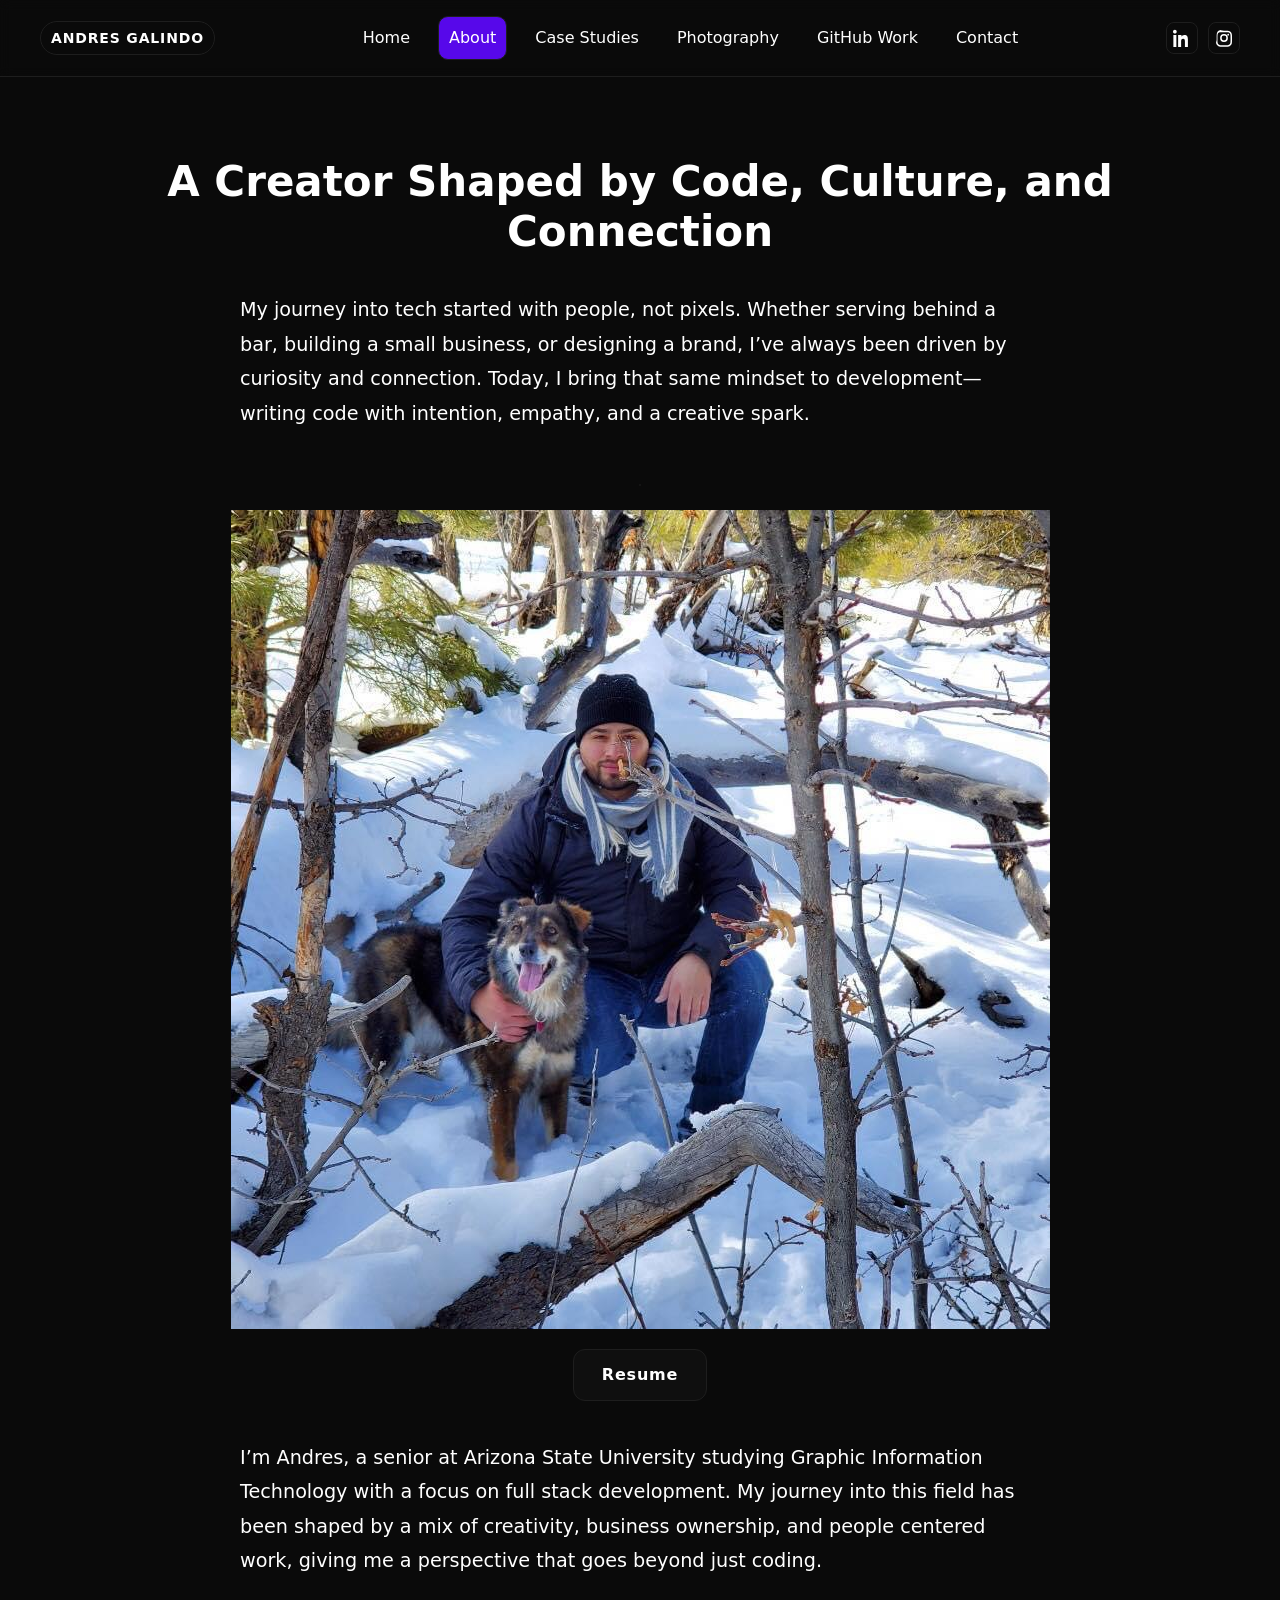
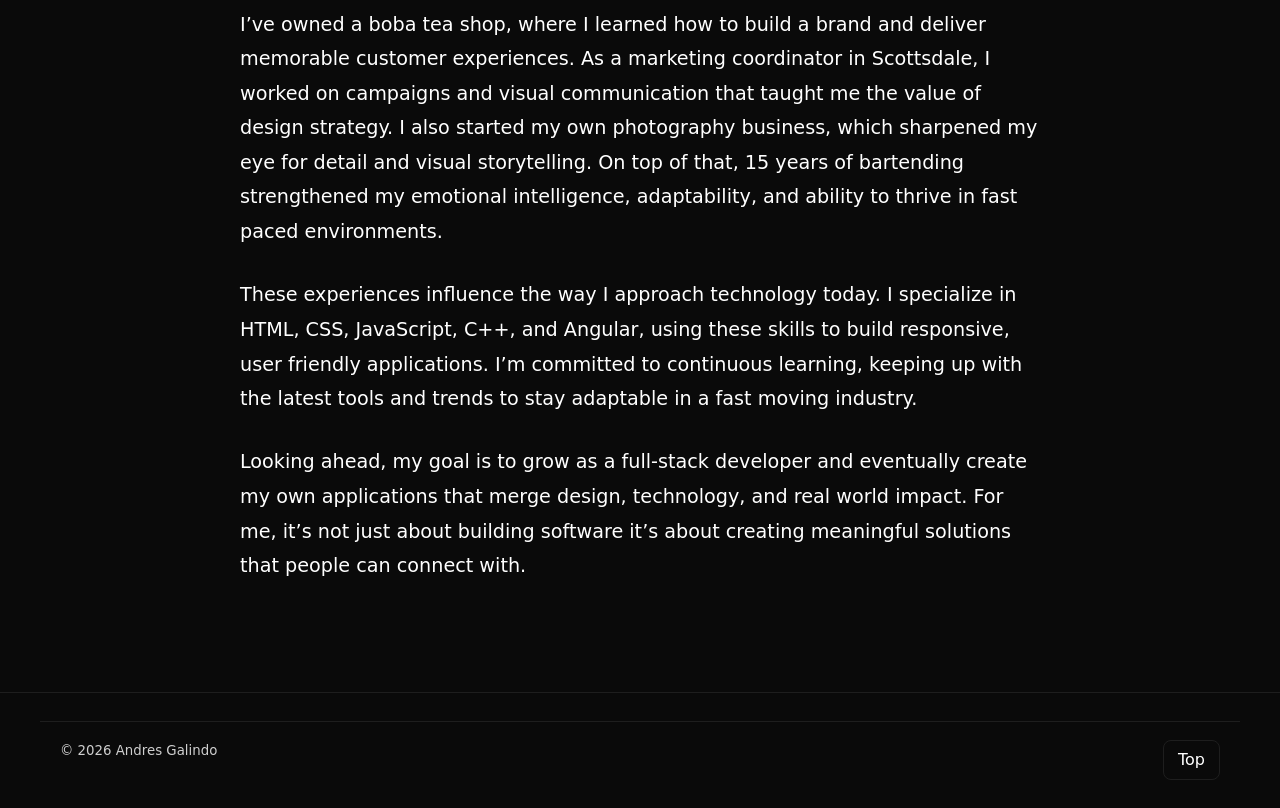
<file: about.html>
<!doctype html>
<html lang="en">

<head>
  <meta charset="utf-8">
  <title>About — Andres Galindo</title>
  <meta name="viewport" content="width=device-width, initial-scale=1">
  <meta name="description" content="About Andres Galindo — designer, developer, and creator.">
  <link rel="stylesheet" href="styles.css">
</head>

<body>
  <header>
    <div class="container nav">
      <div class="brand"><a href="index.html">ANDRES GALINDO</a></div>
      <nav aria-label="Primary">
        <ul>
          <li><a href="index.html">Home</a></li>
          <li><a href="about.html" aria-current="page">About</a></li>
          <li><a href="case-studies.html">Case Studies</a></li>
          <li><a href="photography.html">Photography</a></li>
          <li><a href="github.html">GitHub Work</a></li>
          <!-- <li><a href="autocad.html">AutoCAD</a></li> -->
          <li><a href="contact.html">Contact</a></li>
        </ul>
      </nav>
      <div class="socials">
        <a class="icon" aria-label="LinkedIn" href="https://www.linkedin.com/in/andres-galindo-2342a0133/"
          target="_blank" rel="noopener">
          <!-- LinkedIn icon -->
          <svg viewBox="0 0 24 24" fill="currentColor">
            <path
              d="M4.98 3.5C4.98 4.88 3.86 6 2.5 6S0 4.88 0 3.5C0 2.12 1.12 1 2.5 1s2.48 1.12 2.48 2.5zM.5 8h4V24h-4V8zm7 0h3.8v2.2h.05c.53-1 1.83-2.2 3.77-2.2 4.03 0 4.77 2.65 4.77 6.09V24h-4v-7.1c0-1.69-.03-3.86-2.35-3.86-2.35 0-2.71 1.83-2.71 3.73V24h-4V8z" />
          </svg>
        </a>
        <a class="icon" aria-label="Instagram" href="https://www.instagram.com/azshots480/?hl=en" target="_blank"
          rel="noopener">
          <!-- Instagram SVG -->
          <svg viewBox="0 0 24 24" width="100%" height="100%" fill="currentColor" aria-hidden="true">
            <path
              d="M12 2.2c3.2 0 3.6 0 4.9.1 1.2.1 2 .3 2.5.6.6.3 1 .6 1.5 1.1.5.5.8.9 1.1 1.5.3.5.5 1.3.6 2.5.1 1.3.1 1.7.1 4.9s0 3.6-.1 4.9c-.1 1.2-.3 2-.6 2.5-.3.6-.6 1-1.1 1.5-.5.5-.9.8-1.5 1.1-.5.3-1.3.5-2.5.6-1.3.1-1.7.1-4.9.1s-3.6 0-4.9-.1c-1.2-.1-2-.3-2.5-.6a4.7 4.7 0 0 1-1.5-1.1 4.7 4.7 0 0 1-1.1-1.5c-.3-.5-.5-1.3-.6-2.5C2.2 15.6 2.2 15.2 2.2 12s0-3.6.1-4.9c.1-1.2.3-2 .6-2.5.3-.6.6-1 1.1-1.5.5-.5.9-.8 1.5-1.1.5-.3 1.3-.5 2.5-.6C8.4 2.2 8.8 2.2 12 2.2Zm0 2c-3.1 0-3.5 0-4.8.1-.9.1-1.4.2-1.7.4-.4.2-.7.4-1 .7-.3.3-.5.6-.7 1-.2.3-.3.8-.4 1.7-.1 1.3-.1 1.7-.1 4.8s0 3.5.1 4.8c.1.9.2 1.4.4 1.7.2.4.4.7.7 1 .3.3.6.5 1 .7.3.2.8.3 1.7.4 1.3.1 1.7.1 4.8.1s3.5 0 4.8-.1c.9-.1 1.4-.2 1.7-.4.4-.2.7-.4 1-.7.3-.3.5-.6.7-1 .2-.3.3-.8.4-1.7.1-1.3.1-1.7.1-4.8s0-3.5-.1-4.8c-.1-.9-.2-1.4-.4-1.7-.2-.4-.4-.7-.7-1-.3-.3-.6-.5-1-.7-.3-.2-.8-.3-1.7-.4-1.3-.1-1.7-.1-4.8-.1ZM12 6.8A5.2 5.2 0 1 1 6.8 12 5.2 5.2 0 0 1 12 6.8Zm0 2a3.2 3.2 0 1 0 3.2 3.2A3.2 3.2 0 0 0 12 8.8Zm5.6-2.5a1.2 1.2 0 1 0 1.2 1.2 1.2 1.2 0 0 0-1.2-1.2Z" />
          </svg>
        </a>
      </div>
    </div>
  </header>

  <main>
    <section class="hero">
      <div class="container">
        <h1>A Creator Shaped by Code, Culture, and Connection</h1>
        <br>
        <!-- First paragraph -->
        <p>
          My journey into tech started with people, not pixels. Whether serving behind a bar, building a small business,
          or designing a brand, I’ve always been driven by curiosity and connection. Today, I bring that same mindset to
          development—writing code with intention, empathy, and a creative spark.

        </p>

        <!-- Image -->
        <div class="about-photo"></div>
        <img src="images/IMG_1532.JPG" alt="Andres Galindo portrait">
      </div>

      <!-- Resume button -->
      <div class="resume-btn">
        <a class="btn" href="https://drive.google.com/file/d/1GTqRsPDJtNWdhjyn6lj8CccRrcH9D5Gb/view?usp=sharing"
          target="_blank" rel="noopener">Resume</a>
      </div>

      <!-- Second paragraph placeholder -->
      <p>
        I’m Andres, a senior at Arizona State University studying Graphic Information Technology with a focus on full
        stack development. My journey into this field has been shaped by a mix of creativity, business ownership, and
        people centered work, giving me a perspective that goes beyond just coding.
      </p>
      <p>I’ve owned a boba tea shop, where I learned how to build a brand and deliver memorable customer experiences. As
        a marketing coordinator in Scottsdale, I worked on campaigns and visual communication that taught me the value
        of design strategy. I also started my own photography business, which sharpened my eye for detail and visual
        storytelling. On top of that, 15 years of bartending strengthened my emotional intelligence, adaptability, and
        ability to thrive in fast paced environments.</p>
      <p>
        These experiences influence the way I approach technology today. I specialize in HTML, CSS, JavaScript, C++, and
        Angular, using these skills to build responsive, user friendly applications. I’m committed to continuous
        learning, keeping up with the latest tools and trends to stay adaptable in a fast moving industry.
      </p>

      <p>
        Looking ahead, my goal is to grow as a full-stack developer and eventually create my own applications that merge
        design, technology, and real world impact. For me, it’s not just about building software it’s about creating
        meaningful solutions that people can connect with.
      </p>


      </div>
    </section>
  </main>

  <footer>
    <div class="container foot">
      <small>© <span id="y"></span> Andres Galindo</small>
      <a href="#" id="scrollTopBtn" class="top-link">Top</a>
    </div>
  </footer>
  <script>document.getElementById('y').textContent = new Date().getFullYear();</script>
</body>

</html>
</file>
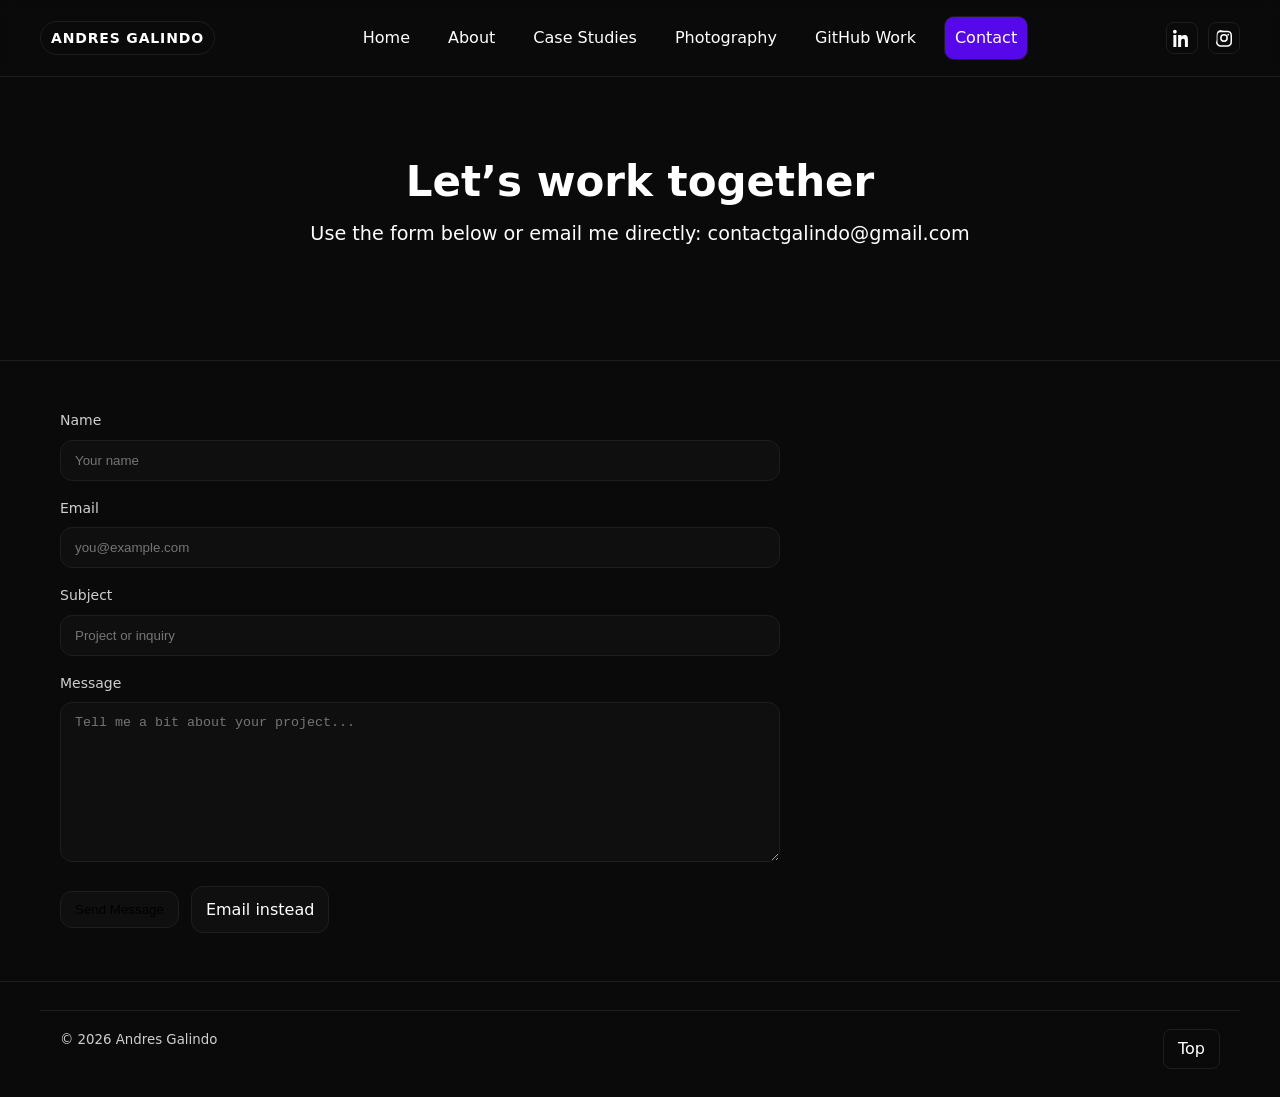
<file: contact.html>
<!doctype html>
<html lang="en">

<head>
  <meta charset="utf-8">
  <title>Contact — Andres Galindo</title>
  <meta name="viewport" content="width=device-width, initial-scale=1">
  <meta name="description" content="Contact Andres Galindo.">
  <link rel="stylesheet" href="styles.css">
</head>

<body>
  <header>
    <div class="container nav">
      <div class="brand"><a href="index.html">ANDRES GALINDO</a></div>
      <nav aria-label="Primary">
        <ul>
          <li><a href="index.html">Home</a></li>
          <li><a href="about.html">About</a></li>
          <li><a href="case-studies.html">Case Studies</a></li>
          <li><a href="photography.html">Photography</a></li>
          <li><a href="github.html">GitHub Work</a></li>
          <!-- <li><a href="autocad.html">AutoCAD</a></li> -->
          <li><a href="contact.html" aria-current="page">Contact</a></li>
        </ul>
      </nav>
      <div class="socials">
        <a class="icon" aria-label="LinkedIn" href="https://www.linkedin.com/in/andres-galindo-2342a0133/"
          target="_blank" rel="noopener"><svg viewBox="0 0 24 24" fill="currentColor">
            <path
              d="M4.98 3.5C4.98 4.88 3.86 6 2.5 6S0 4.88 0 3.5C0 2.12 1.12 1 2.5 1s2.48 1.12 2.48 2.5zM.5 8h4V24h-4V8zm7 0h3.8v2.2h.05c.53-1 1.83-2.2 3.77-2.2 4.03 0 4.77 2.65 4.77 6.09V24h-4v-7.1c0-1.69-.03-3.86-2.35-3.86-2.35 0-2.71 1.83-2.71 3.73V24h-4V8z" />
          </svg></a>

        <a class="icon" aria-label="Instagram" href="https://www.instagram.com/azshots480/?hl=en" target="_blank"
          rel="noopener">
          <!-- Instagram SVG -->
          <svg viewBox="0 0 24 24" width="100%" height="100%" fill="currentColor" aria-hidden="true">
            <path
              d="M12 2.2c3.2 0 3.6 0 4.9.1 1.2.1 2 .3 2.5.6.6.3 1 .6 1.5 1.1.5.5.8.9 1.1 1.5.3.5.5 1.3.6 2.5.1 1.3.1 1.7.1 4.9s0 3.6-.1 4.9c-.1 1.2-.3 2-.6 2.5-.3.6-.6 1-1.1 1.5-.5.5-.9.8-1.5 1.1-.5.3-1.3.5-2.5.6-1.3.1-1.7.1-4.9.1s-3.6 0-4.9-.1c-1.2-.1-2-.3-2.5-.6a4.7 4.7 0 0 1-1.5-1.1 4.7 4.7 0 0 1-1.1-1.5c-.3-.5-.5-1.3-.6-2.5C2.2 15.6 2.2 15.2 2.2 12s0-3.6.1-4.9c.1-1.2.3-2 .6-2.5.3-.6.6-1 1.1-1.5.5-.5.9-.8 1.5-1.1.5-.3 1.3-.5 2.5-.6C8.4 2.2 8.8 2.2 12 2.2Zm0 2c-3.1 0-3.5 0-4.8.1-.9.1-1.4.2-1.7.4-.4.2-.7.4-1 .7-.3.3-.5.6-.7 1-.2.3-.3.8-.4 1.7-.1 1.3-.1 1.7-.1 4.8s0 3.5.1 4.8c.1.9.2 1.4.4 1.7.2.4.4.7.7 1 .3.3.6.5 1 .7.3.2.8.3 1.7.4 1.3.1 1.7.1 4.8.1s3.5 0 4.8-.1c.9-.1 1.4-.2 1.7-.4.4-.2.7-.4 1-.7.3-.3.5-.6.7-1 .2-.3.3-.8.4-1.7.1-1.3.1-1.7.1-4.8s0-3.5-.1-4.8c-.1-.9-.2-1.4-.4-1.7-.2-.4-.4-.7-.7-1-.3-.3-.6-.5-1-.7-.3-.2-.8-.3-1.7-.4-1.3-.1-1.7-.1-4.8-.1ZM12 6.8A5.2 5.2 0 1 1 6.8 12 5.2 5.2 0 0 1 12 6.8Zm0 2a3.2 3.2 0 1 0 3.2 3.2A3.2 3.2 0 0 0 12 8.8Zm5.6-2.5a1.2 1.2 0 1 0 1.2 1.2 1.2 1.2 0 0 0-1.2-1.2Z" />
          </svg>
        </a>
      </div>
    </div>
  </header>

  <main>
    <section class="hero">
      <div class="container">
        <h1>Let’s work together</h1>
        <p>Use the form below or email me directly: <a
            href="mailto:contactgalindo@gmail.com">contactgalindo@gmail.com</a></p>
      </div>
    </section>

    <section class="section">
      <div class="container">
        <!-- NOTE: mailto: opens the user's email client. For a backend-free hosted form, I can wire this to FormSubmit/Netlify on request. -->
        <form action="mailto:contactgalindo@gmail.com" method="post" enctype="text/plain">
          <div class="field">
            <label for="name">Name</label>
            <input id="name" name="Name" type="text" placeholder="Your name" required>
          </div>
          <div class="field">
            <label for="email">Email</label>
            <input id="email" name="Email" type="email" placeholder="you@example.com" required>
          </div>
          <div class="field">
            <label for="subject">Subject</label>
            <input id="subject" name="Subject" type="text" placeholder="Project or inquiry" required>
          </div>
          <div class="field">
            <label for="message">Message</label>
            <textarea id="message" name="Message" placeholder="Tell me a bit about your project..." required></textarea>
          </div>
          <div class="actions">
            <button class="btn" type="submit">Send Message</button>
            <a class="btn" href="mailto:contactgalindo@gmail.com">Email instead</a>
          </div>
        </form>
      </div>
    </section>
  </main>

  <footer>
    <div class="container foot">
      <small>© <span id="y"></span> Andres Galindo</small>
      <a href="#" id="scrollTopBtn" class="top-link">Top</a>
    </div>
  </footer>
  <script>document.getElementById('y').textContent = new Date().getFullYear();</script>
</body>

</html>
</file>
<file: styles.css>
/* ========== Andres Portfolio — Global Styles ========== */
:root{
  --bg:#0a0a0a;
  --fg:#ffffff;
  --muted:#cfcfcf;
  --line:#1e1e1e;
  --accent:#ffffff;
  --purple-color:#5708ea; /* keep it white for strict B/W; swap if you want a color later */
  --maxw:1200px;
}

*{box-sizing:border-box}
html,body{margin:0;padding:0;background:var(--bg);color:var(--fg);font-family:system-ui,-apple-system,Segoe UI,Roboto,Inter,Arial,sans-serif;line-height:1.6}
img{max-width:100%;height:auto;display:block}
a{color:var(--fg);text-decoration:none}
a:hover{text-decoration:underline}
.container{width:100%;max-width:var(--maxw);margin:0 auto;padding:0 20px}

/* Header / Nav */
header{
  position:sticky;top:0;z-index:50;
  background:rgba(10,10,10,.9);backdrop-filter:saturate(140%) blur(6px);
  border-bottom:1px solid var(--line);
}
.nav{
  display:flex;align-items:center;justify-content:space-between;gap:16px;padding:16px 0;
}
.brand a{
  font-weight:700;letter-spacing:.06em; text-transform:uppercase; font-size:14px; padding:8px 10px; border:1px solid var(--line); border-radius:999px;
}
nav ul{display:flex;gap:18px;list-style:none;margin:0;padding:0;align-items:center;flex-wrap:wrap}
nav a{padding:8px 10px;border-radius:10px;display:inline-block}
nav a[aria-current="page"], nav a.active{
  background:var(--purple-color); border:1px solid var(--line);
}

/* Socials */
.socials{display:flex;
gap:10px;align-items:center}

.icon{
width:32px;
height:32px;
display:inline-block;
line-height:0;border:1px solid var(--line);
border-radius:8px;
padding:6px}

.icon:hover{background:#5708ea}

/* Hero */
.hero{padding:80px 0;border-bottom:1px solid var(--line)}
.hero h1{font-size:42px;line-height:1.2;margin:0 0 10px}
.hero p{color:var(--muted);max-width:800px;margin:0}

/* Sections / Cards / Grids */
.section{padding:48px 0;border-bottom:1px solid var(--line)}
.section h2{font-size:24px;margin:0 0 16px}
.grid{
  display:grid;gap:20px;
  grid-template-columns:repeat(12,1fr);
}
.grid-3 > *{grid-column:span 12}
.grid-4 > *{grid-column:span 12}

.card{
  border:1px solid var(--line);border-radius:16px;overflow:hidden;background:#0d0d0d;
  display:flex;flex-direction:column;min-height:100%;
}
.card .thumb{aspect-ratio:16/9;background:#111;display:flex;align-items:center;justify-content:center}
.card .body{padding:16px}
.card h3{margin:0 0 6px;font-size:18px}
.card p{margin:0;color:var(--muted)}
.card .meta{margin-top:auto;padding:14px 16px;border-top:1px solid var(--line);display:flex;justify-content:space-between;align-items:center}
.btn{
  display:inline-block;padding:10px 14px;border:1px solid var(--line);border-radius:12px;background:#0f0f0f
}
.btn:hover{background:#151515}

/* Gallery */
.gallery{
  display:grid;gap:12px;
  grid-template-columns:repeat(12,1fr);
}
.gallery figure{grid-column:span 12;margin:0;border:1px solid var(--line);border-radius:14px;overflow:hidden;background:#0e0e0e}
.gallery figcaption{padding:10px 12px;color:var(--muted);font-size:14px;border-top:1px solid var(--line)}

/* Contact form */
form{max-width:720px}
.field{margin-bottom:16px}
label{display:block;margin-bottom:8px;color:var(--muted);font-size:14px}
input,textarea{
  width:100%;padding:12px 14px;border-radius:12px;background:#0f0f0f;border:1px solid var(--line);color:var(--fg);
}
textarea{min-height:160px;resize:vertical}
form .actions{display:flex;gap:12px;align-items:center}
input[type=submit],button[type=submit]{cursor:pointer}

/* Footer */
footer{padding:28px 0;color:var(--muted)}
footer .foot{display:flex;justify-content:space-between;gap:16px;flex-wrap:wrap;border-top:1px solid var(--line);padding-top:18px}

/* Responsive columns */
@media (min-width:640px){
  .grid-3 > *{grid-column:span 6}
  .grid-4 > *{grid-column:span 6}
  .gallery figure{grid-column:span 6}
}
@media (min-width:1024px){
  .grid-3 > *{grid-column:span 4}
  .grid-4 > *{grid-column:span 3}
  .gallery figure{grid-column:span 4}
}
/* Home hero full photo (contained) */
/* .hero-photo{
  margin-top:20px;
  border:1px solid var(--line);
  border-radius:16px;
  overflow:hidden;
  background:#0f0f0f;
} */
.hero-photo img {
  width:100%;
  height:auto;
  max-height:600px;   /* limits how tall the image can get */
  object-fit:contain; /* keeps full photo visible */
}
/* ========== About Page Styles ========== */
.about-photo{
  margin:24px 0;
  border:1px solid var(--line);
  border-radius:16px;
  overflow:hidden;
  background:#0f0f0f;
}
.about-photo img{
  width:100%;
  height:auto;
  display:block;
  object-fit:contain;
  max-height:700px; /* adjust if too tall */
}

.resume-btn{
  margin:20px 0 40px;
  text-align:center;
}
.resume-btn .btn{
  padding:12px 28px;
  font-weight:600;
  letter-spacing:.05em;
}
.resume-btn .btn:hover{background:#5708ea}

.hero p {
  font-size: 1.15rem;      /* default is usually around 1rem (16px); this bumps it up */
  line-height: 1.8;        /* adds breathing room between lines */
  color: var(--fg);        /* keeps the clean white text */
  max-width: 850px;        /* keeps it from stretching too wide on desktop */
  margin-bottom: 1.5em;
  text-align: left;
  
}


.hero .container {
  display: flex;
  flex-direction: column;   /* stack items vertically */
  align-items: center;      /* centers them horizontally */
  text-align: center;       /* centers text */
}

/* Adjust paragraph width so it doesn’t stretch too wide */
.hero p {
  max-width: 800px;
  margin: 0 auto 1.5em;
  font-size: 1.2rem;
  line-height: 1.8;
}

/* ===== Case Study Modal ===== */
.modal{
  position:fixed; inset:0; z-index:1000;
  display:none; align-items:center; justify-content:center;
  background:rgba(0,0,0,.6);
}
.modal[aria-hidden="false"]{ display:flex; }

.modal-panel{
  background:#0d0d0d; color:var(--fg);
  border:1px solid var(--line); border-radius:18px;
  width:min(850px,95%); max-height:90vh; overflow:auto;
  padding:28px; position:relative;
  box-shadow:0 20px 60px rgba(0,0,0,.5);
}
.modal-panel h2{ margin:0 48px 14px 0; font-size:24px; }
.modal-media{ margin:14px 0; border:1px solid var(--line); border-radius:12px; overflow:hidden; }
.modal-media img{ width:100%; height:auto; display:block; }
.modal p{ color:var(--muted); line-height:1.8; }

.modal-close{
  position:absolute; top:12px; right:12px;
  width:40px; height:40px; border-radius:10px;
  border:1px solid var(--line); background:#0f0f0f; color:var(--fg);
  font-size:24px; line-height:1; cursor:pointer;
}
.modal-close:hover{ background:#151515; }

body.modal-open{ overflow:hidden; }


/* ===== Fullscreen Photography Modal ===== */
.modal {
  position: fixed;
  inset: 0;
  z-index: 1000;
  display: none;
  align-items: center;
  justify-content: center;
  background: rgba(0,0,0,0.95); /* darker background for full immersion */
}

.modal[aria-hidden="false"] {
  display: flex;
}

.modal-panel.photo-only {
  position: relative;
  padding: 0;
  border: none;
  background: transparent;
  width: 100%;
  height: 100%;
  display: flex;
  align-items: center;
  justify-content: center;
}

#pmImg {
  width: 100%;
  height: 100%;
  object-fit: contain;   /* keeps full image visible, scaled to fit screen */
  display: block;
}

/* Close button */
.modal-close {
  position: absolute;
  top: 20px;
  right: 20px;
  width: 50px;
  height: 50px;
  font-size: 28px;
  background: rgba(0,0,0,0.6);
  color: #fff;
  border: 1px solid rgba(255,255,255,0.2);
  border-radius: 50%;
  cursor: pointer;
  transition: background 0.2s ease;
}

.modal-close:hover {
  background: rgba(0,0,0,0.9);
}

body.modal-open {
  overflow: hidden;
}

/* ===== Footer "Top" button ===== */
.top-link {
  color: var(--fg);
  text-decoration: none;
  border: 1px solid var(--line);
  border-radius: 8px;
  padding: 6px 14px;
  margin-left: 12px;
  transition: all 0.3s ease;
}

/* Hover color = yellow */
.top-link:hover {
  color: var(--purple-color);               /* yellow text */
  border-color: var(--purple-color);        /* yellow border */
  text-decoration: none;
}
</file>
